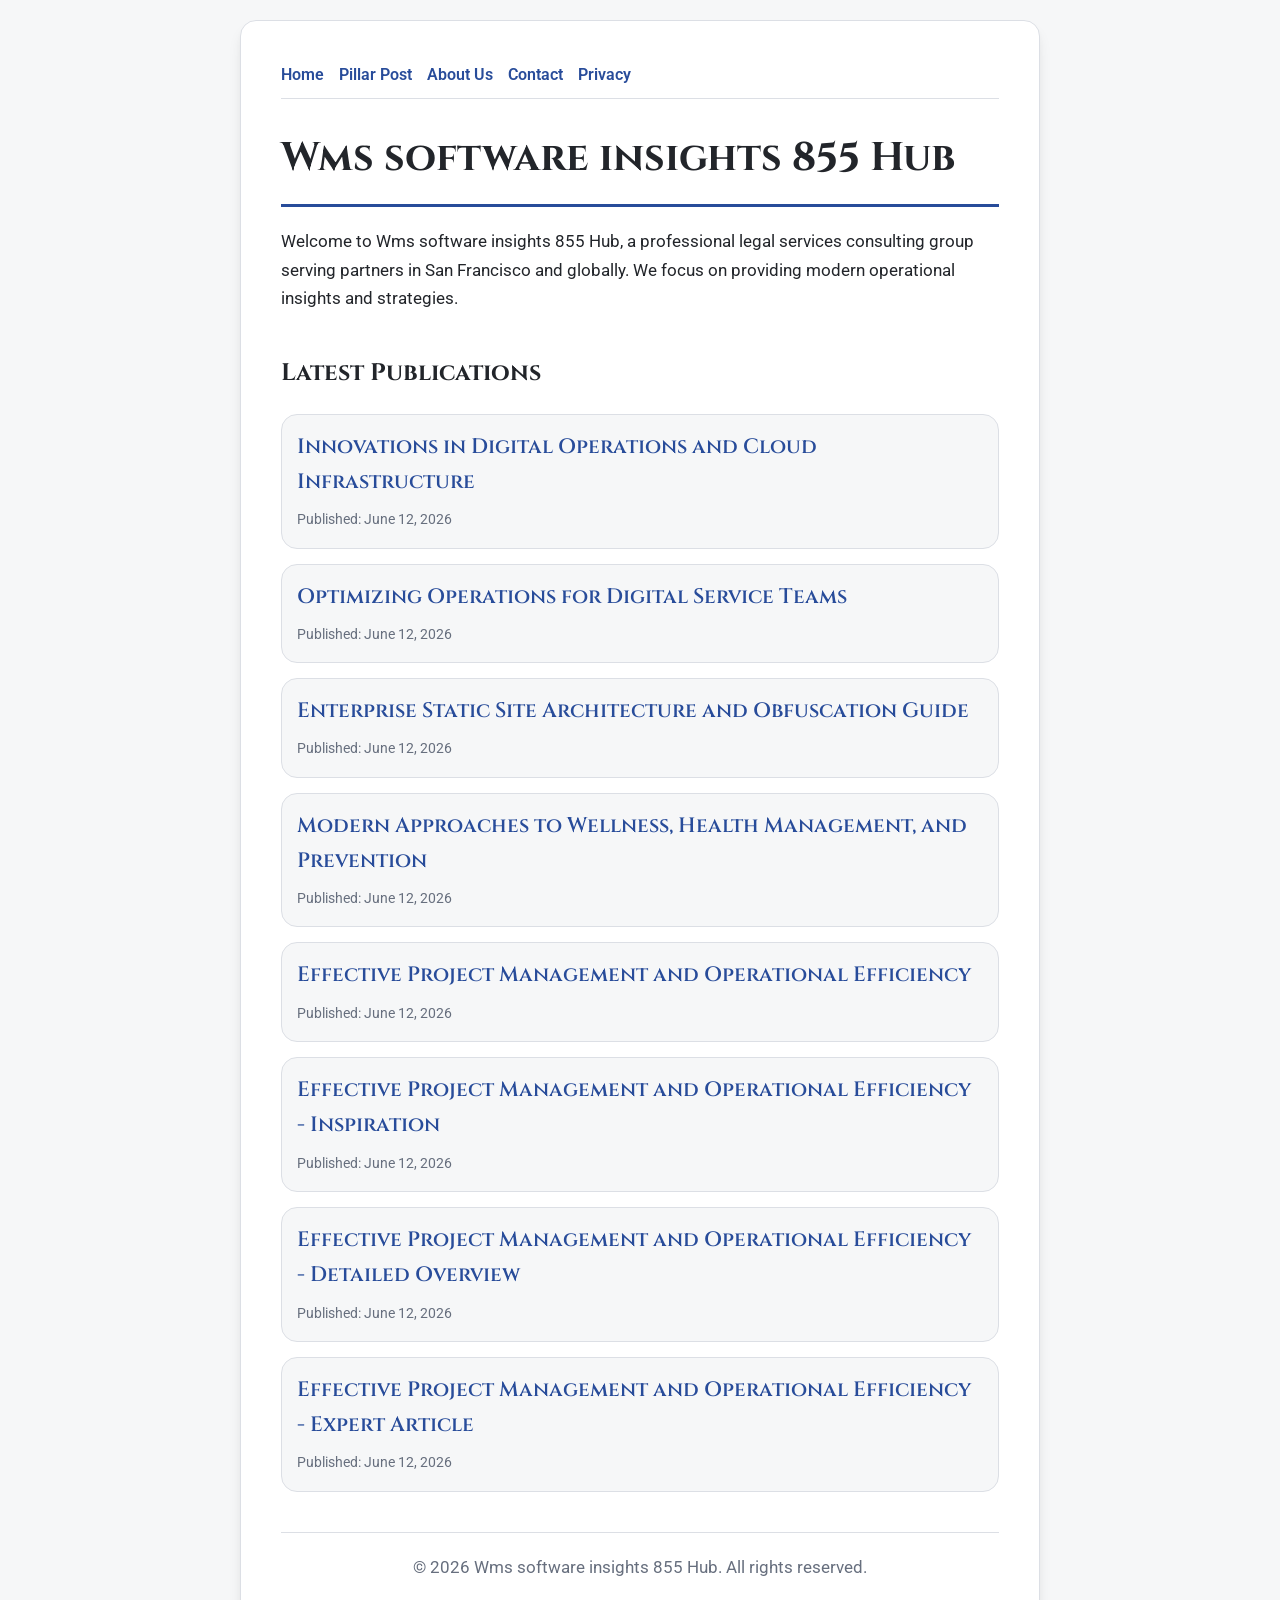
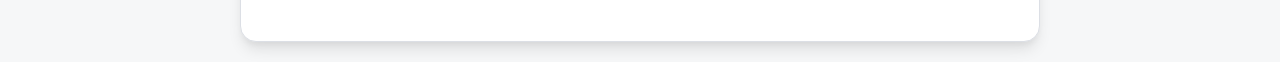
<file: index.html>
<!DOCTYPE html>
<html lang="en">
<head>
    <meta charset="UTF-8">
    <meta name="viewport" content="width=device-width, initial-scale=1.0">
    <title>Wms software insights 855 Hub | Legal Services - San Francisco</title>
    <meta name="description" content="Welcome to Wms software insights 855 Hub, a professional legal services consulting group serving partners in San Francisco and globally. We focus on providing modern operational insights and strategies.">
    <meta name="geo.region" content="US-CA" />
    <meta name="geo.placename" content="San Francisco" />
    <meta name="geo.position" content="37.7749;-122.4194" />
    <meta name="ICBM" content="37.7749, -122.4194" />
    <link rel="stylesheet" href="style.css">
    <script type="application/ld+json">
{
  "@context": "https://schema.org",
  "@type": "LocalBusiness",
  "name": "Wms software insights 855 Hub",
  "url": "https://wms-software-insights-855.github.io",
  "telephone": "+1-415-555-0199",
  "address": {
    "@type": "PostalAddress",
    "addressLocality": "San Francisco",
    "addressRegion": "CA",
    "postalCode": "94104",
    "addressCountry": "US"
  },
  "geo": {
    "@type": "GeoCoordinates",
    "latitude": 37.7749,
    "longitude": -122.4194
  }
}
</script>
</head>
<body>
    
        <div class="container" style="max-width: 800px;">
            <nav style="display: flex; gap: 15px; margin-bottom: 25px; border-bottom: 1px solid var(--border-color); padding-bottom: 10px; overflow-x: auto; flex-wrap: wrap;">
            <a href="index.html">Home</a>
            <a href="innovations-in-digital-operations-and-cloud-infrastructure.html">Pillar Post</a>
            <a href="about.html">About Us</a>
            <a href="contact.html">Contact</a>
            <a href="privacy.html">Privacy</a>
        </nav>
            <h1>Wms software insights 855 Hub</h1>
            <p>Welcome to Wms software insights 855 Hub, a professional legal services consulting group serving partners in San Francisco and globally. We focus on providing modern operational insights and strategies.</p>
            <h2 style="margin-top: 40px;">Latest Publications</h2>
            <ul style="list-style-type: none; padding-left: 0;">
                <li style="background: var(--bg-color); padding: 15px; border-radius: var(--border-radius); border: 1px solid var(--border-color); margin-bottom: 15px;">
                <h3 style="margin-bottom: 5px; font-size: 1.3rem;"><a href="innovations-in-digital-operations-and-cloud-infrastructure.html">Innovations in Digital Operations and Cloud Infrastructure</a></h3>
                <span style="font-size:0.85rem; color: var(--muted-text)">Published: June 12, 2026</span>
            </li>
<li style="background: var(--bg-color); padding: 15px; border-radius: var(--border-radius); border: 1px solid var(--border-color); margin-bottom: 15px;">
                <h3 style="margin-bottom: 5px; font-size: 1.3rem;"><a href="optimizing-operations-for-digital-service-teams.html">Optimizing Operations for Digital Service Teams</a></h3>
                <span style="font-size:0.85rem; color: var(--muted-text)">Published: June 12, 2026</span>
            </li>
<li style="background: var(--bg-color); padding: 15px; border-radius: var(--border-radius); border: 1px solid var(--border-color); margin-bottom: 15px;">
                <h3 style="margin-bottom: 5px; font-size: 1.3rem;"><a href="enterprise-static-site-architecture-and-obfuscation-guide.html">Enterprise Static Site Architecture and Obfuscation Guide</a></h3>
                <span style="font-size:0.85rem; color: var(--muted-text)">Published: June 12, 2026</span>
            </li>
<li style="background: var(--bg-color); padding: 15px; border-radius: var(--border-radius); border: 1px solid var(--border-color); margin-bottom: 15px;">
                <h3 style="margin-bottom: 5px; font-size: 1.3rem;"><a href="modern-approaches-to-wellness-health-management-and-prevention.html">Modern Approaches to Wellness, Health Management, and Prevention</a></h3>
                <span style="font-size:0.85rem; color: var(--muted-text)">Published: June 12, 2026</span>
            </li>
<li style="background: var(--bg-color); padding: 15px; border-radius: var(--border-radius); border: 1px solid var(--border-color); margin-bottom: 15px;">
                <h3 style="margin-bottom: 5px; font-size: 1.3rem;"><a href="effective-project-management-and-operational-efficiency.html">Effective Project Management and Operational Efficiency</a></h3>
                <span style="font-size:0.85rem; color: var(--muted-text)">Published: June 12, 2026</span>
            </li>
<li style="background: var(--bg-color); padding: 15px; border-radius: var(--border-radius); border: 1px solid var(--border-color); margin-bottom: 15px;">
                <h3 style="margin-bottom: 5px; font-size: 1.3rem;"><a href="effective-project-management-and-operational-efficiency-inspiration.html">Effective Project Management and Operational Efficiency - Inspiration</a></h3>
                <span style="font-size:0.85rem; color: var(--muted-text)">Published: June 12, 2026</span>
            </li>
<li style="background: var(--bg-color); padding: 15px; border-radius: var(--border-radius); border: 1px solid var(--border-color); margin-bottom: 15px;">
                <h3 style="margin-bottom: 5px; font-size: 1.3rem;"><a href="effective-project-management-and-operational-efficiency-detailed-overview.html">Effective Project Management and Operational Efficiency - Detailed Overview</a></h3>
                <span style="font-size:0.85rem; color: var(--muted-text)">Published: June 12, 2026</span>
            </li>
<li style="background: var(--bg-color); padding: 15px; border-radius: var(--border-radius); border: 1px solid var(--border-color); margin-bottom: 15px;">
                <h3 style="margin-bottom: 5px; font-size: 1.3rem;"><a href="effective-project-management-and-operational-efficiency-expert-article.html">Effective Project Management and Operational Efficiency - Expert Article</a></h3>
                <span style="font-size:0.85rem; color: var(--muted-text)">Published: June 12, 2026</span>
            </li>

            </ul>
            <footer>
                <p>&copy; 2026 Wms software insights 855 Hub. All rights reserved.</p>
            </footer>
        </div>
        
</body>
</html>
</file>
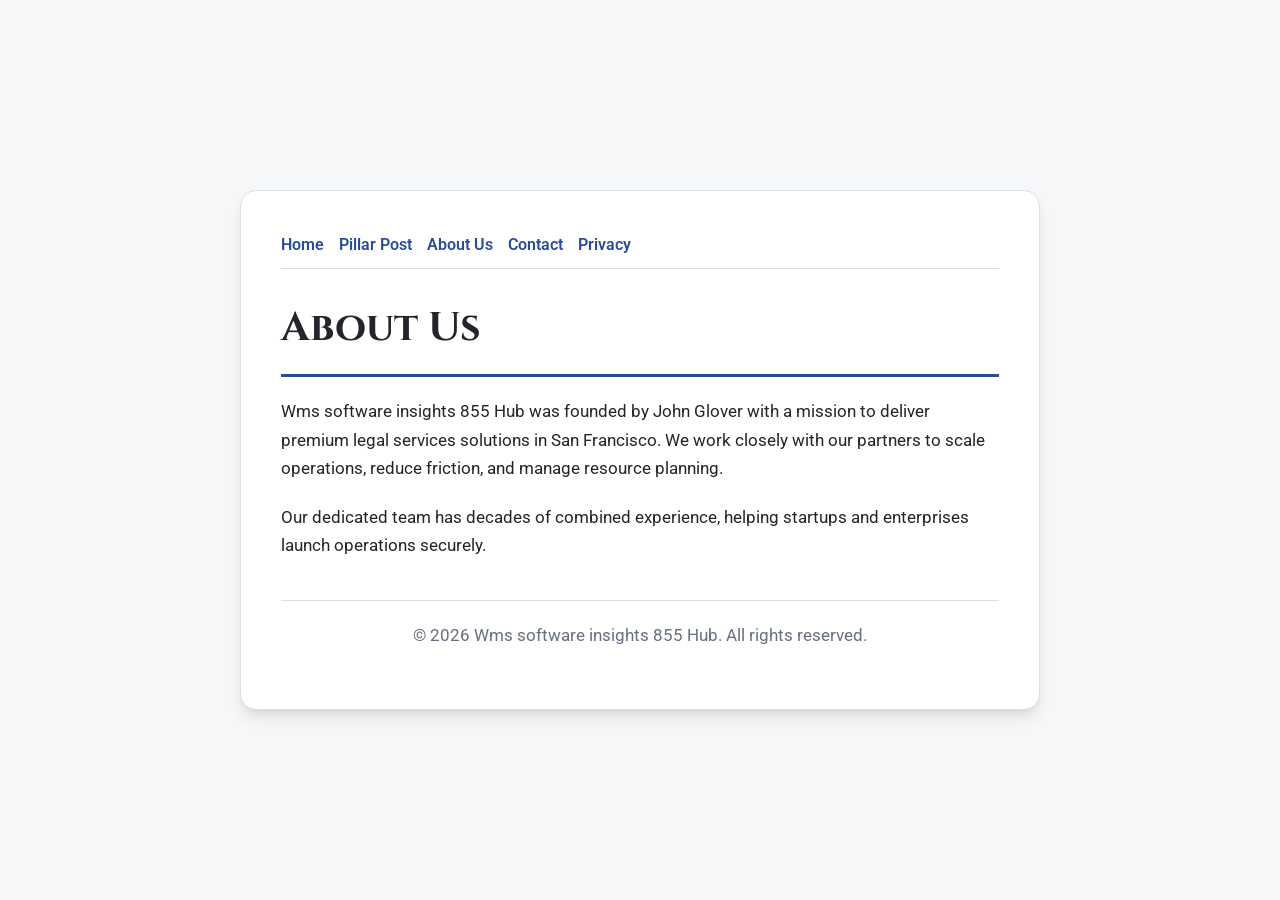
<file: about.html>
<!DOCTYPE html>
<html lang="en">
<head>
    <meta charset="UTF-8">
    <meta name="viewport" content="width=device-width, initial-scale=1.0">
    <title>About Us | Wms software insights 855 Hub</title>
    <meta name="description" content="Wms software insights 855 Hub was founded by John Glover with a mission to deliver premium legal services solutions in San Francisco. We work closely with our partners to scale operations, reduce friction, and manage resource planning.">
    <meta name="geo.region" content="US-CA" />
    <meta name="geo.placename" content="San Francisco" />
    <meta name="geo.position" content="37.7749;-122.4194" />
    <meta name="ICBM" content="37.7749, -122.4194" />
    <link rel="stylesheet" href="style.css">
</head>
<body>
    
        <div class="container" style="max-width: 800px;">
            <nav style="display: flex; gap: 15px; margin-bottom: 25px; border-bottom: 1px solid var(--border-color); padding-bottom: 10px; overflow-x: auto; flex-wrap: wrap;">
            <a href="index.html">Home</a>
            <a href="innovations-in-digital-operations-and-cloud-infrastructure.html">Pillar Post</a>
            <a href="about.html">About Us</a>
            <a href="contact.html">Contact</a>
            <a href="privacy.html">Privacy</a>
        </nav>
            <h1>About Us</h1>
            <p>Wms software insights 855 Hub was founded by John Glover with a mission to deliver premium legal services solutions in San Francisco. We work closely with our partners to scale operations, reduce friction, and manage resource planning.</p>
            <p>Our dedicated team has decades of combined experience, helping startups and enterprises launch operations securely.</p>
            <footer>
                <p>&copy; 2026 Wms software insights 855 Hub. All rights reserved.</p>
            </footer>
        </div>
        
</body>
</html>
</file>
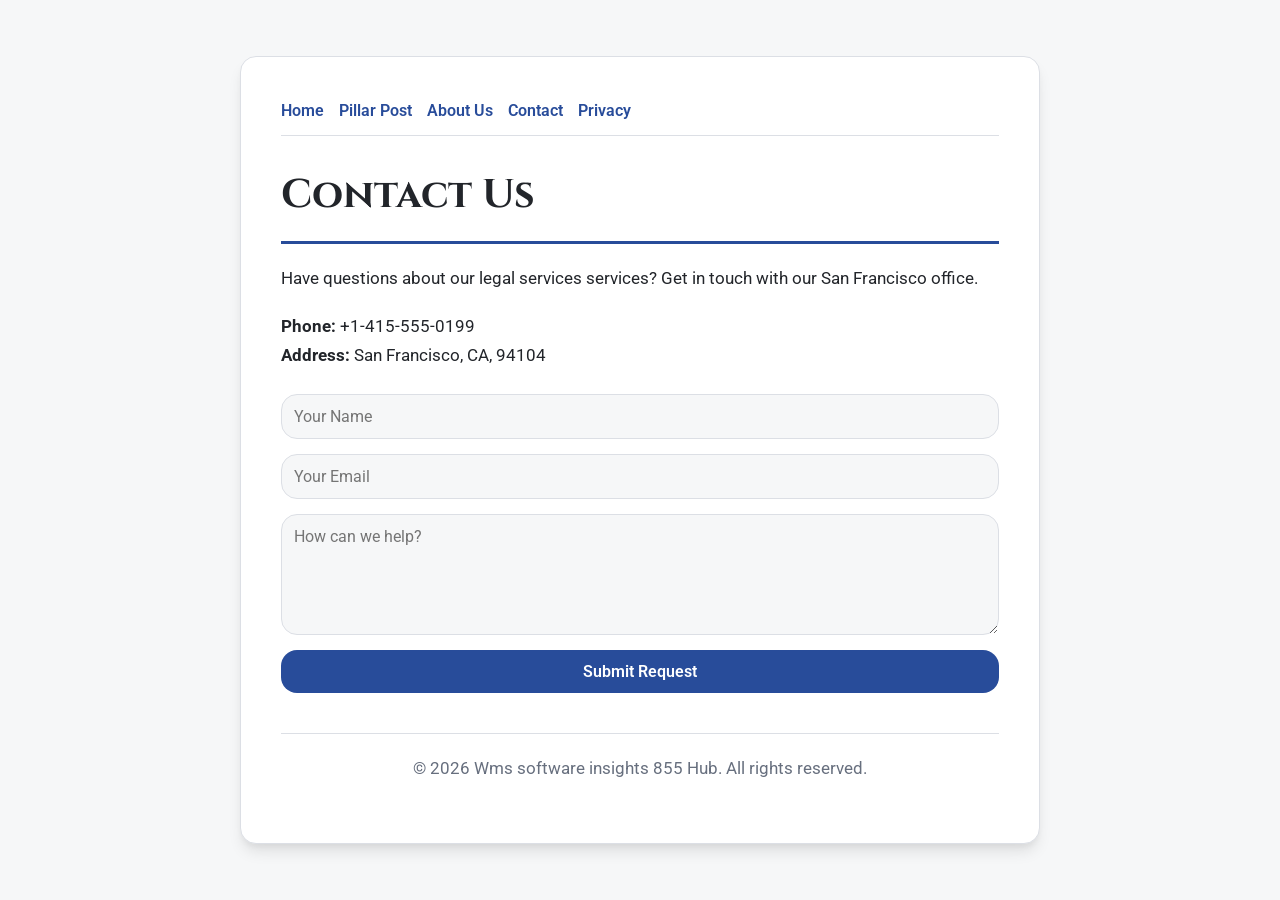
<file: contact.html>
<!DOCTYPE html>
<html lang="en">
<head>
    <meta charset="UTF-8">
    <meta name="viewport" content="width=device-width, initial-scale=1.0">
    <title>Contact Us | Wms software insights 855 Hub</title>
    <meta name="description" content="Have questions about our legal services services? Get in touch with our San Francisco office.">
    <meta name="geo.region" content="US-CA" />
    <meta name="geo.placename" content="San Francisco" />
    <meta name="geo.position" content="37.7749;-122.4194" />
    <meta name="ICBM" content="37.7749, -122.4194" />
    <link rel="stylesheet" href="style.css">
</head>
<body>
    
        <div class="container" style="max-width: 800px;">
            <nav style="display: flex; gap: 15px; margin-bottom: 25px; border-bottom: 1px solid var(--border-color); padding-bottom: 10px; overflow-x: auto; flex-wrap: wrap;">
            <a href="index.html">Home</a>
            <a href="innovations-in-digital-operations-and-cloud-infrastructure.html">Pillar Post</a>
            <a href="about.html">About Us</a>
            <a href="contact.html">Contact</a>
            <a href="privacy.html">Privacy</a>
        </nav>
            <h1>Contact Us</h1>
            <p>Have questions about our legal services services? Get in touch with our San Francisco office.</p>
            <p><strong>Phone:</strong> +1-415-555-0199<br><strong>Address:</strong> San Francisco, CA, 94104</p>
            <form action="https://formspree.io/f/placeholder" method="POST">
                <input type="text" name="name" placeholder="Your Name" required>
                <input type="email" name="email" placeholder="Your Email" required>
                <textarea name="message" placeholder="How can we help?" rows="5" required></textarea>
                <button type="submit">Submit Request</button>
            </form>
            <footer>
                <p>&copy; 2026 Wms software insights 855 Hub. All rights reserved.</p>
            </footer>
        </div>
        
</body>
</html>
</file>
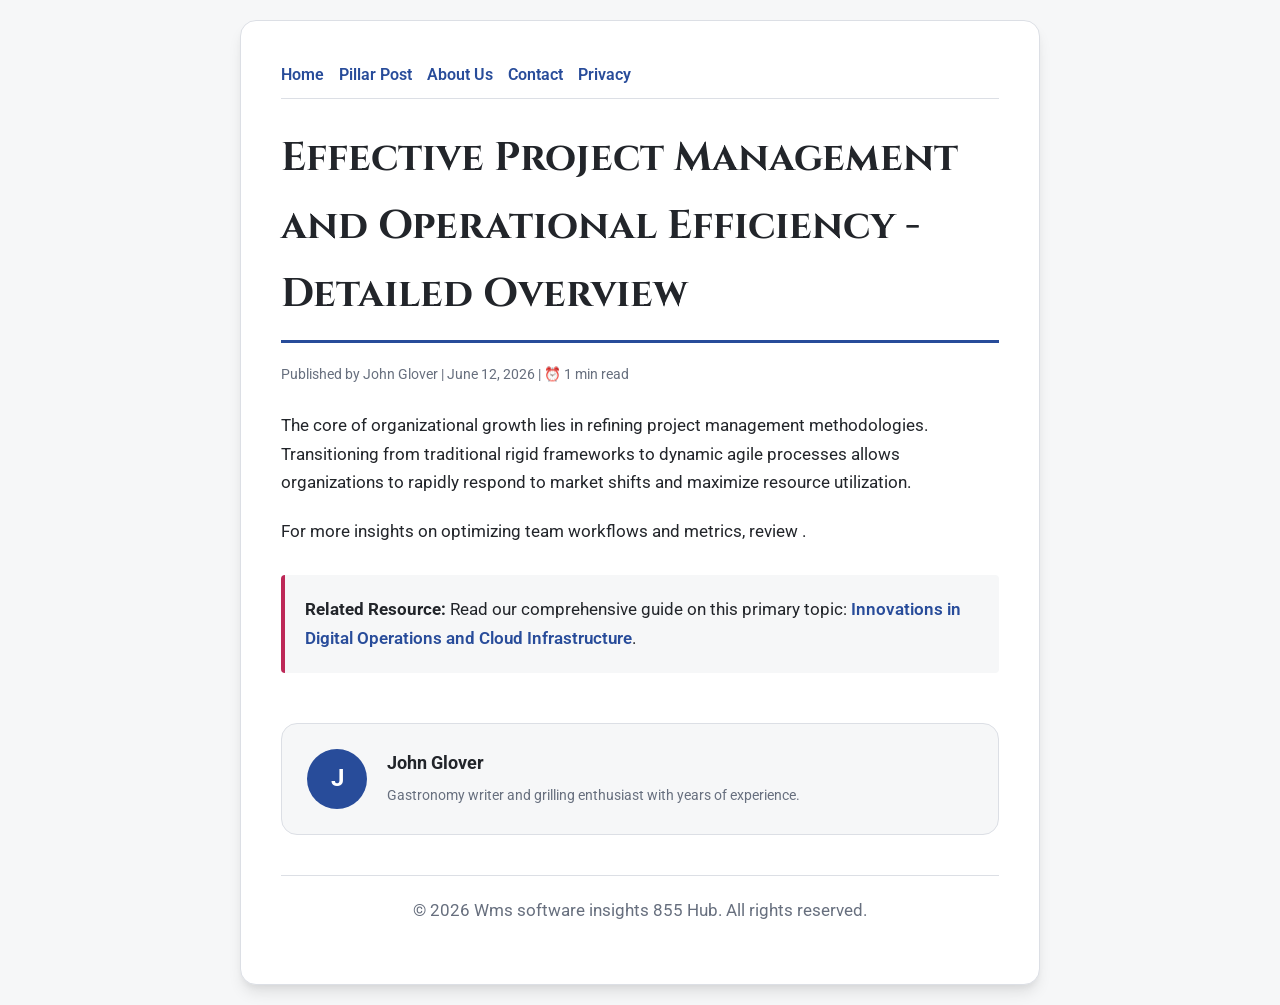
<file: effective-project-management-and-operational-efficiency-detailed-overview.html>
<!DOCTYPE html>
<html lang="en">
<head>
    <meta charset="UTF-8">
    <meta name="viewport" content="width=device-width, initial-scale=1.0">
    <title>Effective Project Management and Operational Efficiency - Detailed Overview - Wms software insights 855 Hub</title>
    <meta name="description" content="Effective Project Management and Operational Efficiency - Detailed Overview">
    <meta name="geo.region" content="US-CA" />
    <meta name="geo.placename" content="San Francisco" />
    <meta name="geo.position" content="37.7749;-122.4194" />
    <meta name="ICBM" content="37.7749, -122.4194" />
    <link rel="stylesheet" href="style.css">
</head>
<body>
    
            <div class="container" style="max-width: 800px;">
                <nav style="display: flex; gap: 15px; margin-bottom: 25px; border-bottom: 1px solid var(--border-color); padding-bottom: 10px; overflow-x: auto; flex-wrap: wrap;">
            <a href="index.html">Home</a>
            <a href="innovations-in-digital-operations-and-cloud-infrastructure.html">Pillar Post</a>
            <a href="about.html">About Us</a>
            <a href="contact.html">Contact</a>
            <a href="privacy.html">Privacy</a>
        </nav>
                <h1>Effective Project Management and Operational Efficiency - Detailed Overview</h1>
                <div style="font-size:0.85rem; color: var(--muted-text); margin-bottom: 25px;">
                    Published by John Glover | June 12, 2026 | ⏰ 1 min read
                </div>
                <article style="margin-top: 20px;">
                    <p>The core of organizational growth lies in refining project management methodologies. Transitioning from traditional rigid frameworks to dynamic agile processes allows organizations to rapidly respond to market shifts and maximize resource utilization.</p>
<p>For more insights on optimizing team workflows and metrics, review .</p>
                    <div class="link-resource" style="margin-top: 30px; padding: 20px; border-left: 4px solid var(--accent-color); background: var(--bg-color); border-radius: 4px;"><p style="margin: 0;"><strong>Related Resource:</strong> Read our comprehensive guide on this primary topic: <a href="innovations-in-digital-operations-and-cloud-infrastructure.html">Innovations in Digital Operations and Cloud Infrastructure</a>.</p></div>
                </article>
                
            <div class="author-box" style="margin-top: 50px; padding: 25px; background: var(--bg-color); border: 1px solid var(--border-color); border-radius: var(--border-radius); display: flex; gap: 20px; align-items: center;">
                <div style="width: 60px; height: 60px; border-radius: 50%; background: var(--primary-color); display: flex; align-items: center; justify-content: center; color: white; font-weight: bold; font-size: 1.5rem;">J</div>
                <div>
                    <h4 style="margin-bottom: 5px; font-weight: bold; font-size: 1.1rem;">John Glover</h4>
                    <p style="margin: 0; font-size: 0.9rem; color: var(--muted-text);">Gastronomy writer and grilling enthusiast with years of experience.</p>
                </div>
            </div>
            
                <footer>
                    <p>&copy; 2026 Wms software insights 855 Hub. All rights reserved.</p>
                </footer>
            </div>
            
</body>
</html>
</file>
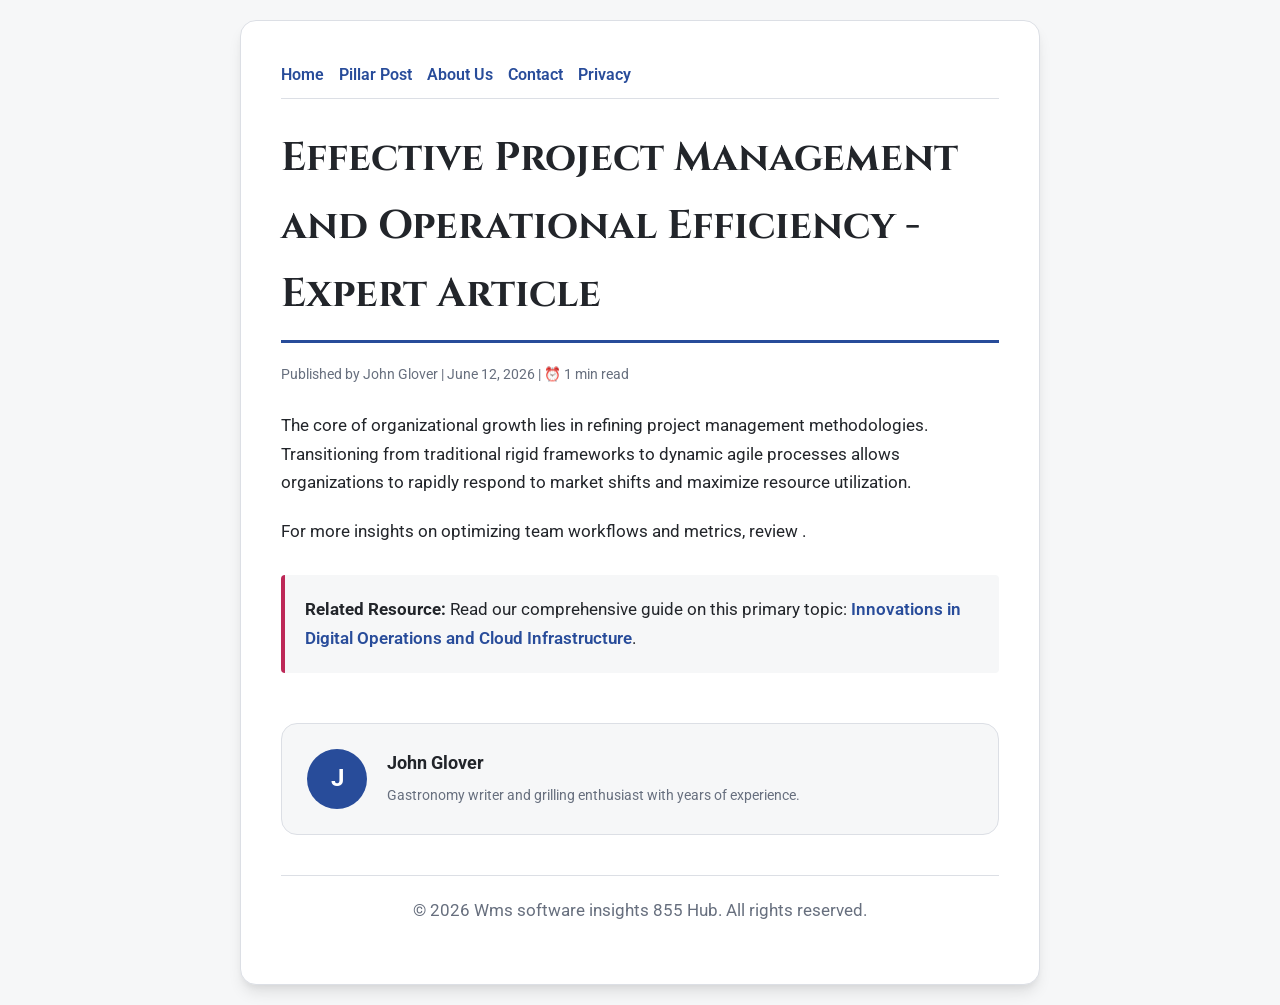
<file: effective-project-management-and-operational-efficiency-expert-article.html>
<!DOCTYPE html>
<html lang="en">
<head>
    <meta charset="UTF-8">
    <meta name="viewport" content="width=device-width, initial-scale=1.0">
    <title>Effective Project Management and Operational Efficiency - Expert Article - Wms software insights 855 Hub</title>
    <meta name="description" content="Effective Project Management and Operational Efficiency - Expert Article">
    <meta name="geo.region" content="US-CA" />
    <meta name="geo.placename" content="San Francisco" />
    <meta name="geo.position" content="37.7749;-122.4194" />
    <meta name="ICBM" content="37.7749, -122.4194" />
    <link rel="stylesheet" href="style.css">
</head>
<body>
    
            <div class="container" style="max-width: 800px;">
                <nav style="display: flex; gap: 15px; margin-bottom: 25px; border-bottom: 1px solid var(--border-color); padding-bottom: 10px; overflow-x: auto; flex-wrap: wrap;">
            <a href="index.html">Home</a>
            <a href="innovations-in-digital-operations-and-cloud-infrastructure.html">Pillar Post</a>
            <a href="about.html">About Us</a>
            <a href="contact.html">Contact</a>
            <a href="privacy.html">Privacy</a>
        </nav>
                <h1>Effective Project Management and Operational Efficiency - Expert Article</h1>
                <div style="font-size:0.85rem; color: var(--muted-text); margin-bottom: 25px;">
                    Published by John Glover | June 12, 2026 | ⏰ 1 min read
                </div>
                <article style="margin-top: 20px;">
                    <p>The core of organizational growth lies in refining project management methodologies. Transitioning from traditional rigid frameworks to dynamic agile processes allows organizations to rapidly respond to market shifts and maximize resource utilization.</p>
<p>For more insights on optimizing team workflows and metrics, review .</p>
                    <div class="link-resource" style="margin-top: 30px; padding: 20px; border-left: 4px solid var(--accent-color); background: var(--bg-color); border-radius: 4px;"><p style="margin: 0;"><strong>Related Resource:</strong> Read our comprehensive guide on this primary topic: <a href="innovations-in-digital-operations-and-cloud-infrastructure.html">Innovations in Digital Operations and Cloud Infrastructure</a>.</p></div>
                </article>
                
            <div class="author-box" style="margin-top: 50px; padding: 25px; background: var(--bg-color); border: 1px solid var(--border-color); border-radius: var(--border-radius); display: flex; gap: 20px; align-items: center;">
                <div style="width: 60px; height: 60px; border-radius: 50%; background: var(--primary-color); display: flex; align-items: center; justify-content: center; color: white; font-weight: bold; font-size: 1.5rem;">J</div>
                <div>
                    <h4 style="margin-bottom: 5px; font-weight: bold; font-size: 1.1rem;">John Glover</h4>
                    <p style="margin: 0; font-size: 0.9rem; color: var(--muted-text);">Gastronomy writer and grilling enthusiast with years of experience.</p>
                </div>
            </div>
            
                <footer>
                    <p>&copy; 2026 Wms software insights 855 Hub. All rights reserved.</p>
                </footer>
            </div>
            
</body>
</html>
</file>
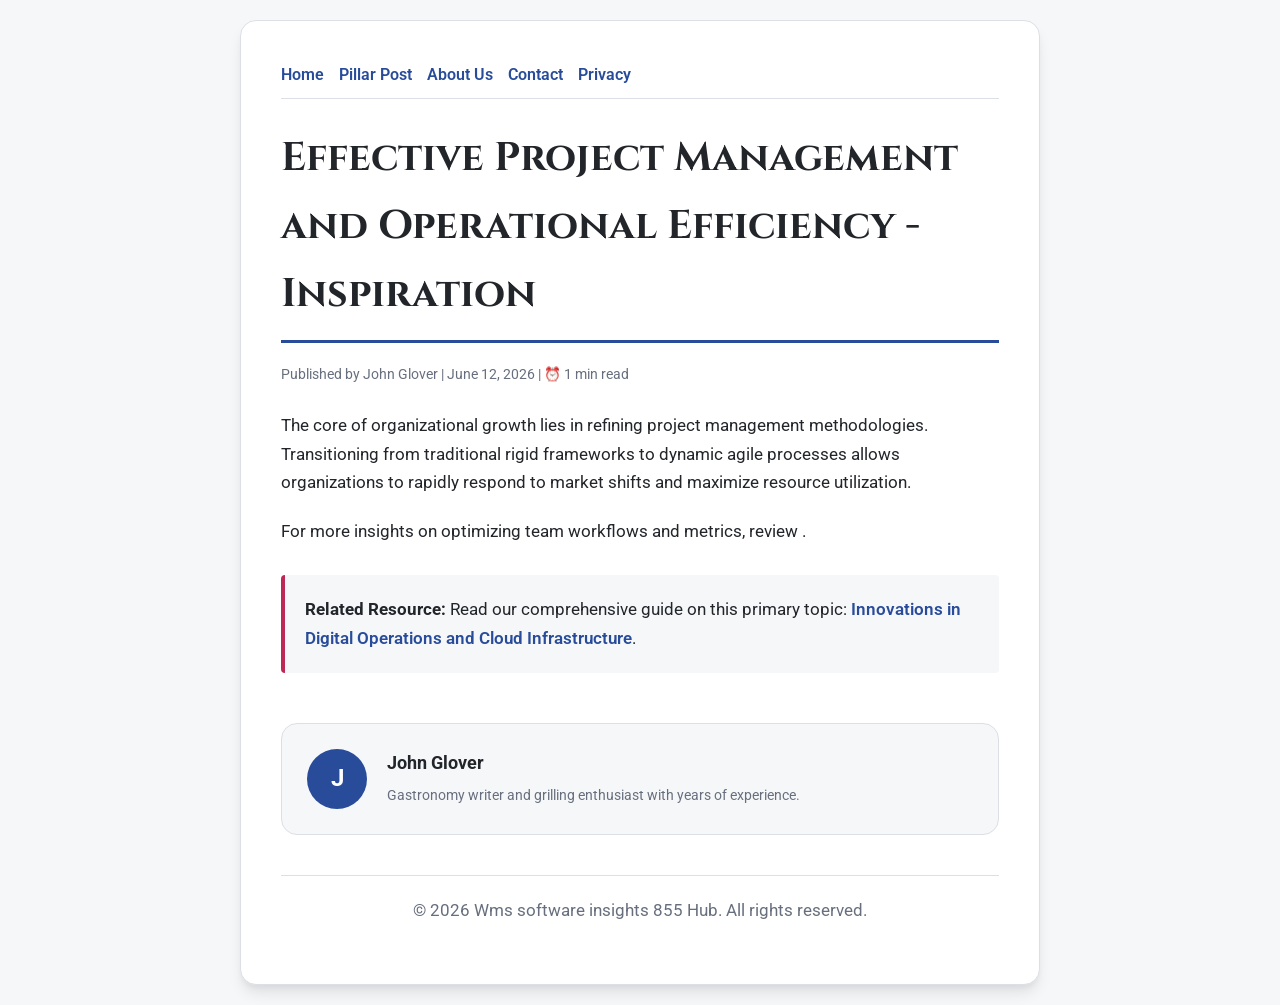
<file: effective-project-management-and-operational-efficiency-inspiration.html>
<!DOCTYPE html>
<html lang="en">
<head>
    <meta charset="UTF-8">
    <meta name="viewport" content="width=device-width, initial-scale=1.0">
    <title>Effective Project Management and Operational Efficiency - Inspiration - Wms software insights 855 Hub</title>
    <meta name="description" content="Effective Project Management and Operational Efficiency - Inspiration">
    <meta name="geo.region" content="US-CA" />
    <meta name="geo.placename" content="San Francisco" />
    <meta name="geo.position" content="37.7749;-122.4194" />
    <meta name="ICBM" content="37.7749, -122.4194" />
    <link rel="stylesheet" href="style.css">
</head>
<body>
    
            <div class="container" style="max-width: 800px;">
                <nav style="display: flex; gap: 15px; margin-bottom: 25px; border-bottom: 1px solid var(--border-color); padding-bottom: 10px; overflow-x: auto; flex-wrap: wrap;">
            <a href="index.html">Home</a>
            <a href="innovations-in-digital-operations-and-cloud-infrastructure.html">Pillar Post</a>
            <a href="about.html">About Us</a>
            <a href="contact.html">Contact</a>
            <a href="privacy.html">Privacy</a>
        </nav>
                <h1>Effective Project Management and Operational Efficiency - Inspiration</h1>
                <div style="font-size:0.85rem; color: var(--muted-text); margin-bottom: 25px;">
                    Published by John Glover | June 12, 2026 | ⏰ 1 min read
                </div>
                <article style="margin-top: 20px;">
                    <p>The core of organizational growth lies in refining project management methodologies. Transitioning from traditional rigid frameworks to dynamic agile processes allows organizations to rapidly respond to market shifts and maximize resource utilization.</p>
<p>For more insights on optimizing team workflows and metrics, review .</p>
                    <div class="link-resource" style="margin-top: 30px; padding: 20px; border-left: 4px solid var(--accent-color); background: var(--bg-color); border-radius: 4px;"><p style="margin: 0;"><strong>Related Resource:</strong> Read our comprehensive guide on this primary topic: <a href="innovations-in-digital-operations-and-cloud-infrastructure.html">Innovations in Digital Operations and Cloud Infrastructure</a>.</p></div>
                </article>
                
            <div class="author-box" style="margin-top: 50px; padding: 25px; background: var(--bg-color); border: 1px solid var(--border-color); border-radius: var(--border-radius); display: flex; gap: 20px; align-items: center;">
                <div style="width: 60px; height: 60px; border-radius: 50%; background: var(--primary-color); display: flex; align-items: center; justify-content: center; color: white; font-weight: bold; font-size: 1.5rem;">J</div>
                <div>
                    <h4 style="margin-bottom: 5px; font-weight: bold; font-size: 1.1rem;">John Glover</h4>
                    <p style="margin: 0; font-size: 0.9rem; color: var(--muted-text);">Gastronomy writer and grilling enthusiast with years of experience.</p>
                </div>
            </div>
            
                <footer>
                    <p>&copy; 2026 Wms software insights 855 Hub. All rights reserved.</p>
                </footer>
            </div>
            
</body>
</html>
</file>
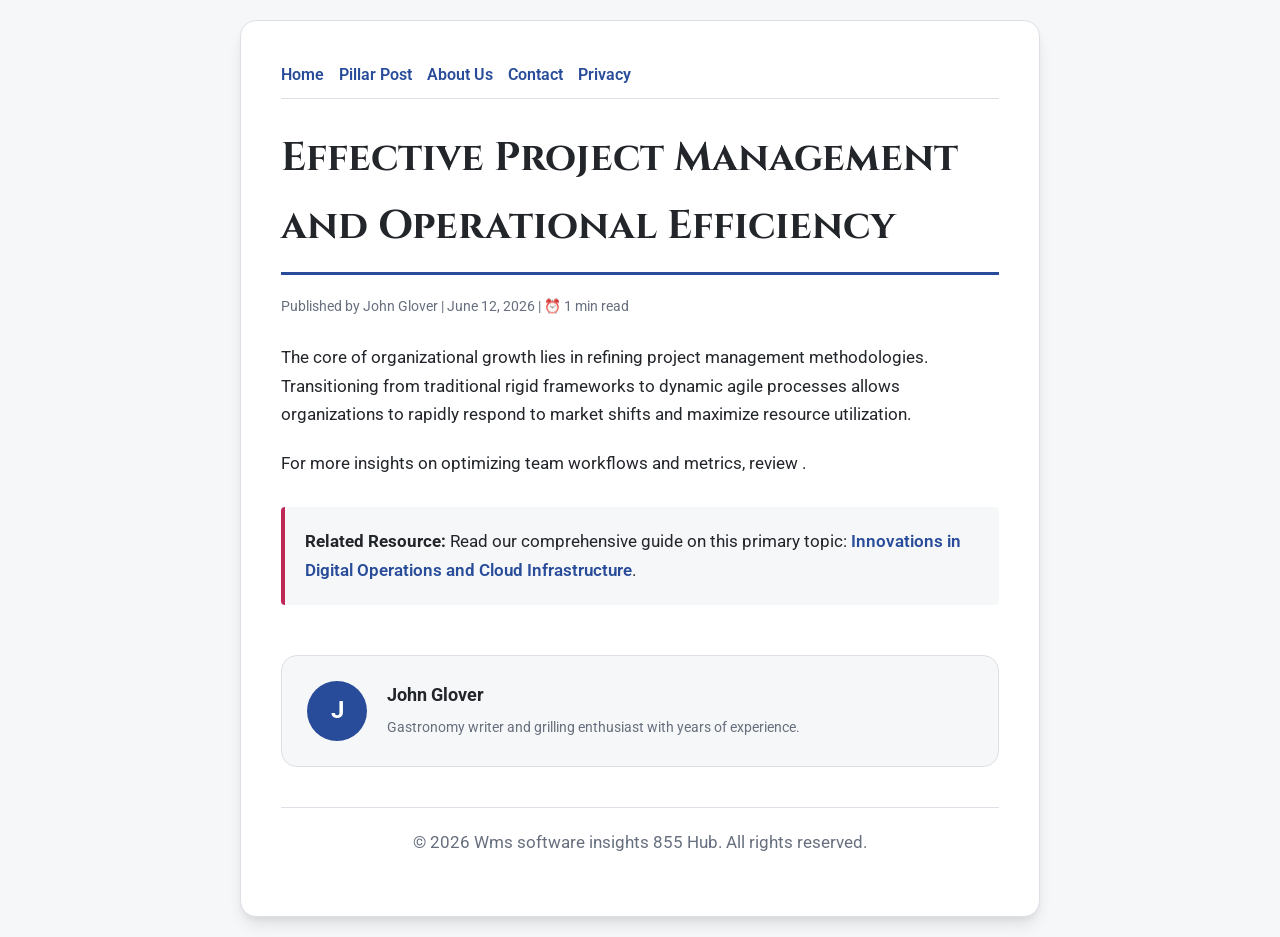
<file: effective-project-management-and-operational-efficiency.html>
<!DOCTYPE html>
<html lang="en">
<head>
    <meta charset="UTF-8">
    <meta name="viewport" content="width=device-width, initial-scale=1.0">
    <title>Effective Project Management and Operational Efficiency - Wms software insights 855 Hub</title>
    <meta name="description" content="Effective Project Management and Operational Efficiency">
    <meta name="geo.region" content="US-CA" />
    <meta name="geo.placename" content="San Francisco" />
    <meta name="geo.position" content="37.7749;-122.4194" />
    <meta name="ICBM" content="37.7749, -122.4194" />
    <link rel="stylesheet" href="style.css">
</head>
<body>
    
            <div class="container" style="max-width: 800px;">
                <nav style="display: flex; gap: 15px; margin-bottom: 25px; border-bottom: 1px solid var(--border-color); padding-bottom: 10px; overflow-x: auto; flex-wrap: wrap;">
            <a href="index.html">Home</a>
            <a href="innovations-in-digital-operations-and-cloud-infrastructure.html">Pillar Post</a>
            <a href="about.html">About Us</a>
            <a href="contact.html">Contact</a>
            <a href="privacy.html">Privacy</a>
        </nav>
                <h1>Effective Project Management and Operational Efficiency</h1>
                <div style="font-size:0.85rem; color: var(--muted-text); margin-bottom: 25px;">
                    Published by John Glover | June 12, 2026 | ⏰ 1 min read
                </div>
                <article style="margin-top: 20px;">
                    <p>The core of organizational growth lies in refining project management methodologies. Transitioning from traditional rigid frameworks to dynamic agile processes allows organizations to rapidly respond to market shifts and maximize resource utilization.</p>
<p>For more insights on optimizing team workflows and metrics, review .</p>
                    <div class="link-resource" style="margin-top: 30px; padding: 20px; border-left: 4px solid var(--accent-color); background: var(--bg-color); border-radius: 4px;"><p style="margin: 0;"><strong>Related Resource:</strong> Read our comprehensive guide on this primary topic: <a href="innovations-in-digital-operations-and-cloud-infrastructure.html">Innovations in Digital Operations and Cloud Infrastructure</a>.</p></div>
                </article>
                
            <div class="author-box" style="margin-top: 50px; padding: 25px; background: var(--bg-color); border: 1px solid var(--border-color); border-radius: var(--border-radius); display: flex; gap: 20px; align-items: center;">
                <div style="width: 60px; height: 60px; border-radius: 50%; background: var(--primary-color); display: flex; align-items: center; justify-content: center; color: white; font-weight: bold; font-size: 1.5rem;">J</div>
                <div>
                    <h4 style="margin-bottom: 5px; font-weight: bold; font-size: 1.1rem;">John Glover</h4>
                    <p style="margin: 0; font-size: 0.9rem; color: var(--muted-text);">Gastronomy writer and grilling enthusiast with years of experience.</p>
                </div>
            </div>
            
                <footer>
                    <p>&copy; 2026 Wms software insights 855 Hub. All rights reserved.</p>
                </footer>
            </div>
            
</body>
</html>
</file>
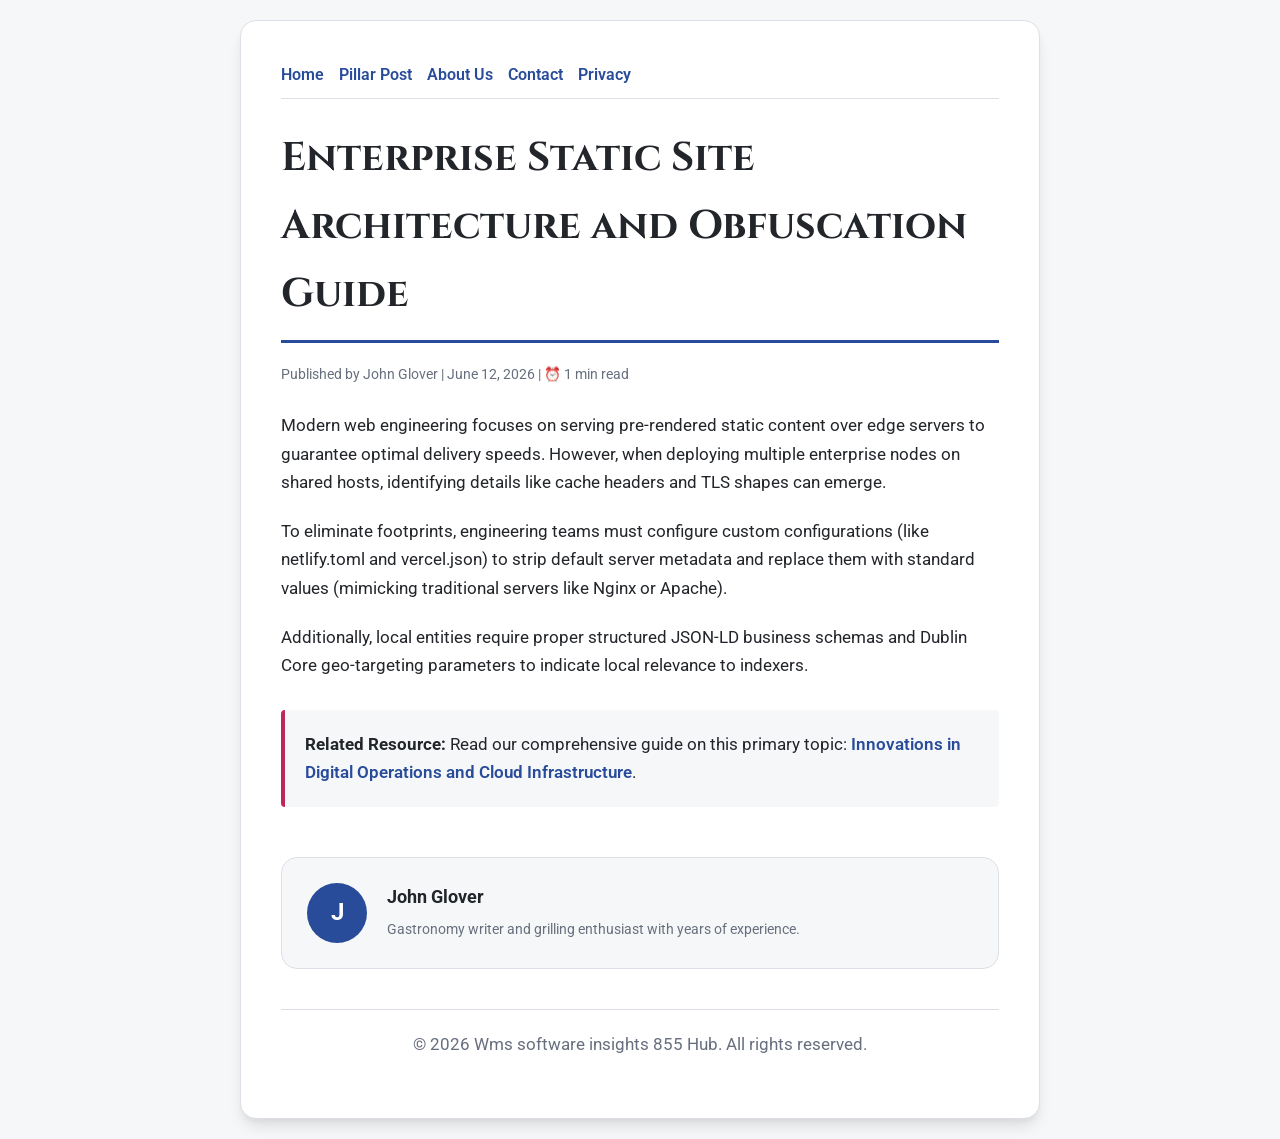
<file: enterprise-static-site-architecture-and-obfuscation-guide.html>
<!DOCTYPE html>
<html lang="en">
<head>
    <meta charset="UTF-8">
    <meta name="viewport" content="width=device-width, initial-scale=1.0">
    <title>Enterprise Static Site Architecture and Obfuscation Guide - Wms software insights 855 Hub</title>
    <meta name="description" content="Enterprise Static Site Architecture and Obfuscation Guide">
    <meta name="geo.region" content="US-CA" />
    <meta name="geo.placename" content="San Francisco" />
    <meta name="geo.position" content="37.7749;-122.4194" />
    <meta name="ICBM" content="37.7749, -122.4194" />
    <link rel="stylesheet" href="style.css">
</head>
<body>
    
            <div class="container" style="max-width: 800px;">
                <nav style="display: flex; gap: 15px; margin-bottom: 25px; border-bottom: 1px solid var(--border-color); padding-bottom: 10px; overflow-x: auto; flex-wrap: wrap;">
            <a href="index.html">Home</a>
            <a href="innovations-in-digital-operations-and-cloud-infrastructure.html">Pillar Post</a>
            <a href="about.html">About Us</a>
            <a href="contact.html">Contact</a>
            <a href="privacy.html">Privacy</a>
        </nav>
                <h1>Enterprise Static Site Architecture and Obfuscation Guide</h1>
                <div style="font-size:0.85rem; color: var(--muted-text); margin-bottom: 25px;">
                    Published by John Glover | June 12, 2026 | ⏰ 1 min read
                </div>
                <article style="margin-top: 20px;">
                    <p>Modern web engineering focuses on serving pre-rendered static content over edge servers to guarantee optimal delivery speeds. However, when deploying multiple enterprise nodes on shared hosts, identifying details like cache headers and TLS shapes can emerge.</p>
<p>To eliminate footprints, engineering teams must configure custom configurations (like netlify.toml and vercel.json) to strip default server metadata and replace them with standard values (mimicking traditional servers like Nginx or Apache).</p>
<p>Additionally, local entities require proper structured JSON-LD business schemas and Dublin Core geo-targeting parameters to indicate local relevance to indexers.</p>
                    <div class="link-resource" style="margin-top: 30px; padding: 20px; border-left: 4px solid var(--accent-color); background: var(--bg-color); border-radius: 4px;"><p style="margin: 0;"><strong>Related Resource:</strong> Read our comprehensive guide on this primary topic: <a href="innovations-in-digital-operations-and-cloud-infrastructure.html">Innovations in Digital Operations and Cloud Infrastructure</a>.</p></div>
                </article>
                
            <div class="author-box" style="margin-top: 50px; padding: 25px; background: var(--bg-color); border: 1px solid var(--border-color); border-radius: var(--border-radius); display: flex; gap: 20px; align-items: center;">
                <div style="width: 60px; height: 60px; border-radius: 50%; background: var(--primary-color); display: flex; align-items: center; justify-content: center; color: white; font-weight: bold; font-size: 1.5rem;">J</div>
                <div>
                    <h4 style="margin-bottom: 5px; font-weight: bold; font-size: 1.1rem;">John Glover</h4>
                    <p style="margin: 0; font-size: 0.9rem; color: var(--muted-text);">Gastronomy writer and grilling enthusiast with years of experience.</p>
                </div>
            </div>
            
                <footer>
                    <p>&copy; 2026 Wms software insights 855 Hub. All rights reserved.</p>
                </footer>
            </div>
            
</body>
</html>
</file>
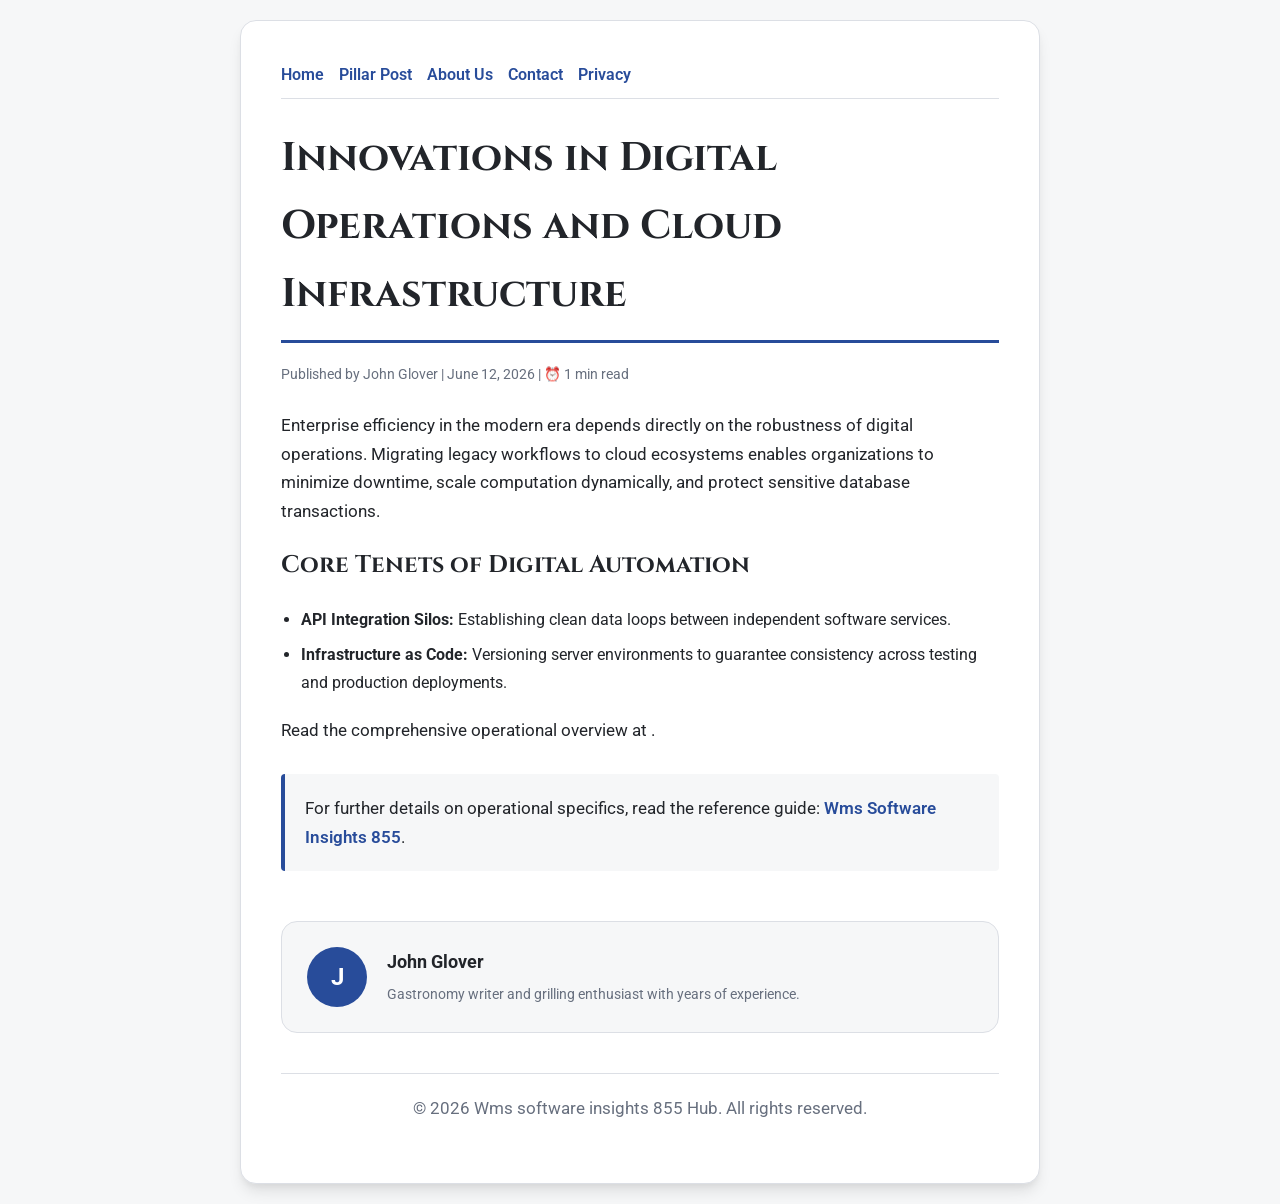
<file: innovations-in-digital-operations-and-cloud-infrastructure.html>
<!DOCTYPE html>
<html lang="en">
<head>
    <meta charset="UTF-8">
    <meta name="viewport" content="width=device-width, initial-scale=1.0">
    <title>Innovations in Digital Operations and Cloud Infrastructure - Wms software insights 855 Hub</title>
    <meta name="description" content="Innovations in Digital Operations and Cloud Infrastructure">
    <meta name="geo.region" content="US-CA" />
    <meta name="geo.placename" content="San Francisco" />
    <meta name="geo.position" content="37.7749;-122.4194" />
    <meta name="ICBM" content="37.7749, -122.4194" />
    <link rel="stylesheet" href="style.css">
</head>
<body>
    
            <div class="container" style="max-width: 800px;">
                <nav style="display: flex; gap: 15px; margin-bottom: 25px; border-bottom: 1px solid var(--border-color); padding-bottom: 10px; overflow-x: auto; flex-wrap: wrap;">
            <a href="index.html">Home</a>
            <a href="innovations-in-digital-operations-and-cloud-infrastructure.html">Pillar Post</a>
            <a href="about.html">About Us</a>
            <a href="contact.html">Contact</a>
            <a href="privacy.html">Privacy</a>
        </nav>
                <h1>Innovations in Digital Operations and Cloud Infrastructure</h1>
                <div style="font-size:0.85rem; color: var(--muted-text); margin-bottom: 25px;">
                    Published by John Glover | June 12, 2026 | ⏰ 1 min read
                </div>
                <article style="margin-top: 20px;">
                    <p>Enterprise efficiency in the modern era depends directly on the robustness of digital operations. Migrating legacy workflows to cloud ecosystems enables organizations to minimize downtime, scale computation dynamically, and protect sensitive database transactions.</p>
<h2>Core Tenets of Digital Automation</h2>
<ul>
    <li><strong>API Integration Silos:</strong> Establishing clean data loops between independent software services.</li>
    <li><strong>Infrastructure as Code:</strong> Versioning server environments to guarantee consistency across testing and production deployments.</li>
</ul>
<p>Read the comprehensive operational overview at .</p>
                    <div class="link-resource" style="margin-top: 30px; padding: 20px; border-left: 4px solid var(--primary-color); background: var(--bg-color); border-radius: 4px;"><p style="margin: 0;">For further details on operational specifics, read the reference guide: <strong><a href="https://thefuturewarehouse.com/blog/wms-software-implementation/">Wms Software Insights 855</a></strong>.</p></div>
                </article>
                
            <div class="author-box" style="margin-top: 50px; padding: 25px; background: var(--bg-color); border: 1px solid var(--border-color); border-radius: var(--border-radius); display: flex; gap: 20px; align-items: center;">
                <div style="width: 60px; height: 60px; border-radius: 50%; background: var(--primary-color); display: flex; align-items: center; justify-content: center; color: white; font-weight: bold; font-size: 1.5rem;">J</div>
                <div>
                    <h4 style="margin-bottom: 5px; font-weight: bold; font-size: 1.1rem;">John Glover</h4>
                    <p style="margin: 0; font-size: 0.9rem; color: var(--muted-text);">Gastronomy writer and grilling enthusiast with years of experience.</p>
                </div>
            </div>
            
                <footer>
                    <p>&copy; 2026 Wms software insights 855 Hub. All rights reserved.</p>
                </footer>
            </div>
            
</body>
</html>
</file>
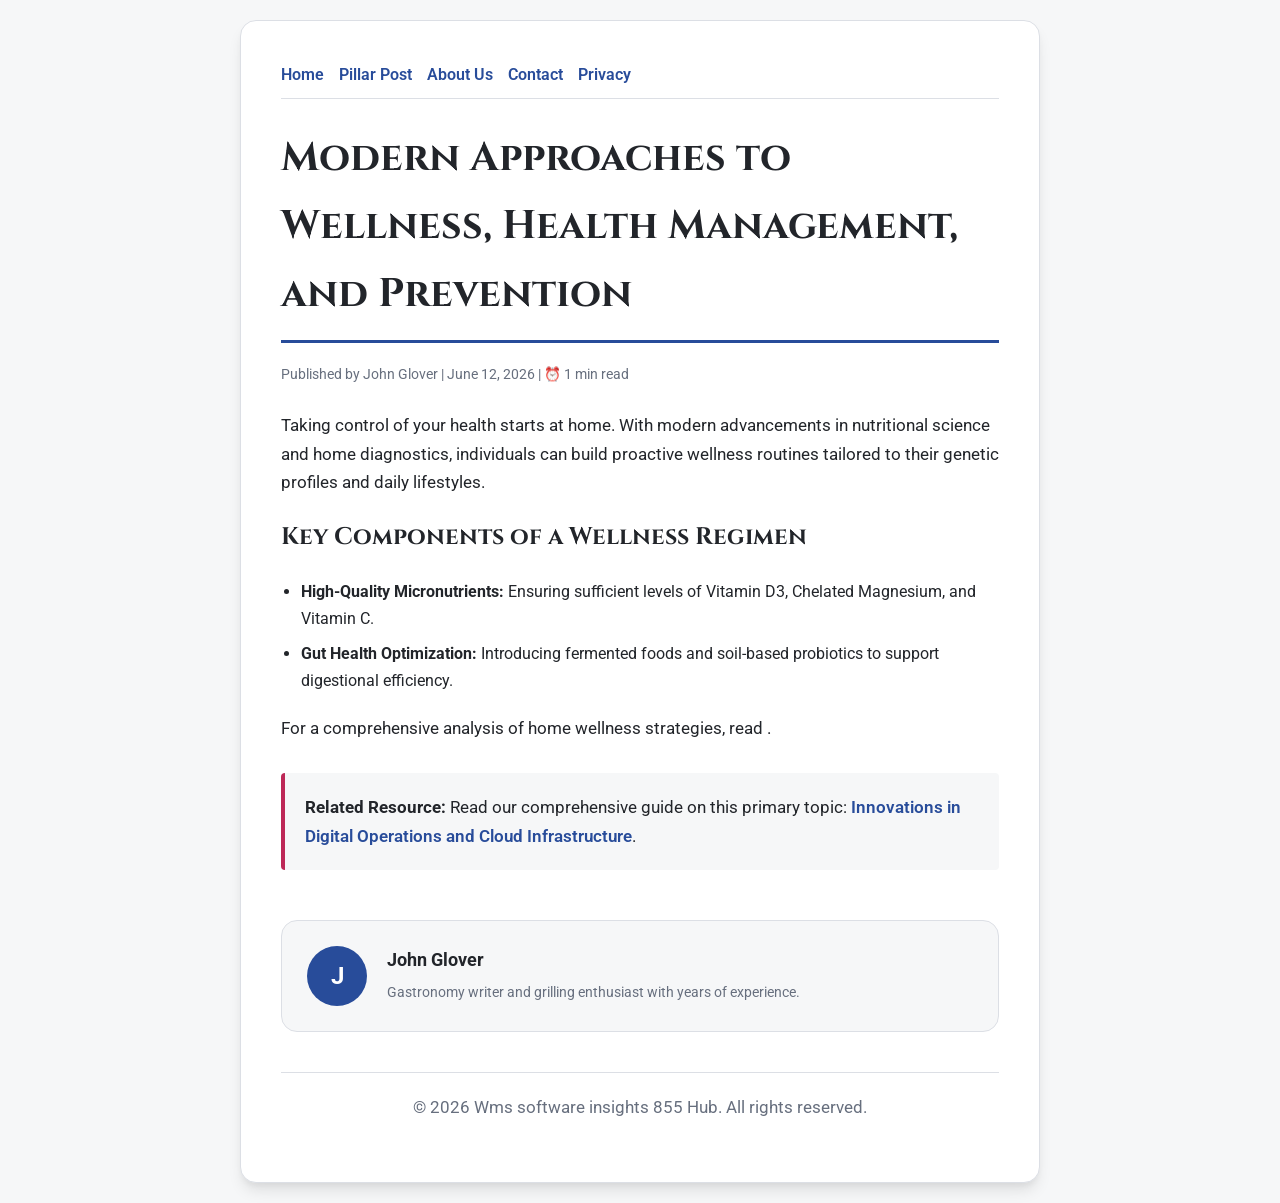
<file: modern-approaches-to-wellness-health-management-and-prevention.html>
<!DOCTYPE html>
<html lang="en">
<head>
    <meta charset="UTF-8">
    <meta name="viewport" content="width=device-width, initial-scale=1.0">
    <title>Modern Approaches to Wellness, Health Management, and Prevention - Wms software insights 855 Hub</title>
    <meta name="description" content="Modern Approaches to Wellness, Health Management, and Prevention">
    <meta name="geo.region" content="US-CA" />
    <meta name="geo.placename" content="San Francisco" />
    <meta name="geo.position" content="37.7749;-122.4194" />
    <meta name="ICBM" content="37.7749, -122.4194" />
    <link rel="stylesheet" href="style.css">
</head>
<body>
    
            <div class="container" style="max-width: 800px;">
                <nav style="display: flex; gap: 15px; margin-bottom: 25px; border-bottom: 1px solid var(--border-color); padding-bottom: 10px; overflow-x: auto; flex-wrap: wrap;">
            <a href="index.html">Home</a>
            <a href="innovations-in-digital-operations-and-cloud-infrastructure.html">Pillar Post</a>
            <a href="about.html">About Us</a>
            <a href="contact.html">Contact</a>
            <a href="privacy.html">Privacy</a>
        </nav>
                <h1>Modern Approaches to Wellness, Health Management, and Prevention</h1>
                <div style="font-size:0.85rem; color: var(--muted-text); margin-bottom: 25px;">
                    Published by John Glover | June 12, 2026 | ⏰ 1 min read
                </div>
                <article style="margin-top: 20px;">
                    <p>Taking control of your health starts at home. With modern advancements in nutritional science and home diagnostics, individuals can build proactive wellness routines tailored to their genetic profiles and daily lifestyles.</p>
<h2>Key Components of a Wellness Regimen</h2>
<ul>
    <li><strong>High-Quality Micronutrients:</strong> Ensuring sufficient levels of Vitamin D3, Chelated Magnesium, and Vitamin C.</li>
    <li><strong>Gut Health Optimization:</strong> Introducing fermented foods and soil-based probiotics to support digestional efficiency.</li>
</ul>
<p>For a comprehensive analysis of home wellness strategies, read .</p>
                    <div class="link-resource" style="margin-top: 30px; padding: 20px; border-left: 4px solid var(--accent-color); background: var(--bg-color); border-radius: 4px;"><p style="margin: 0;"><strong>Related Resource:</strong> Read our comprehensive guide on this primary topic: <a href="innovations-in-digital-operations-and-cloud-infrastructure.html">Innovations in Digital Operations and Cloud Infrastructure</a>.</p></div>
                </article>
                
            <div class="author-box" style="margin-top: 50px; padding: 25px; background: var(--bg-color); border: 1px solid var(--border-color); border-radius: var(--border-radius); display: flex; gap: 20px; align-items: center;">
                <div style="width: 60px; height: 60px; border-radius: 50%; background: var(--primary-color); display: flex; align-items: center; justify-content: center; color: white; font-weight: bold; font-size: 1.5rem;">J</div>
                <div>
                    <h4 style="margin-bottom: 5px; font-weight: bold; font-size: 1.1rem;">John Glover</h4>
                    <p style="margin: 0; font-size: 0.9rem; color: var(--muted-text);">Gastronomy writer and grilling enthusiast with years of experience.</p>
                </div>
            </div>
            
                <footer>
                    <p>&copy; 2026 Wms software insights 855 Hub. All rights reserved.</p>
                </footer>
            </div>
            
</body>
</html>
</file>
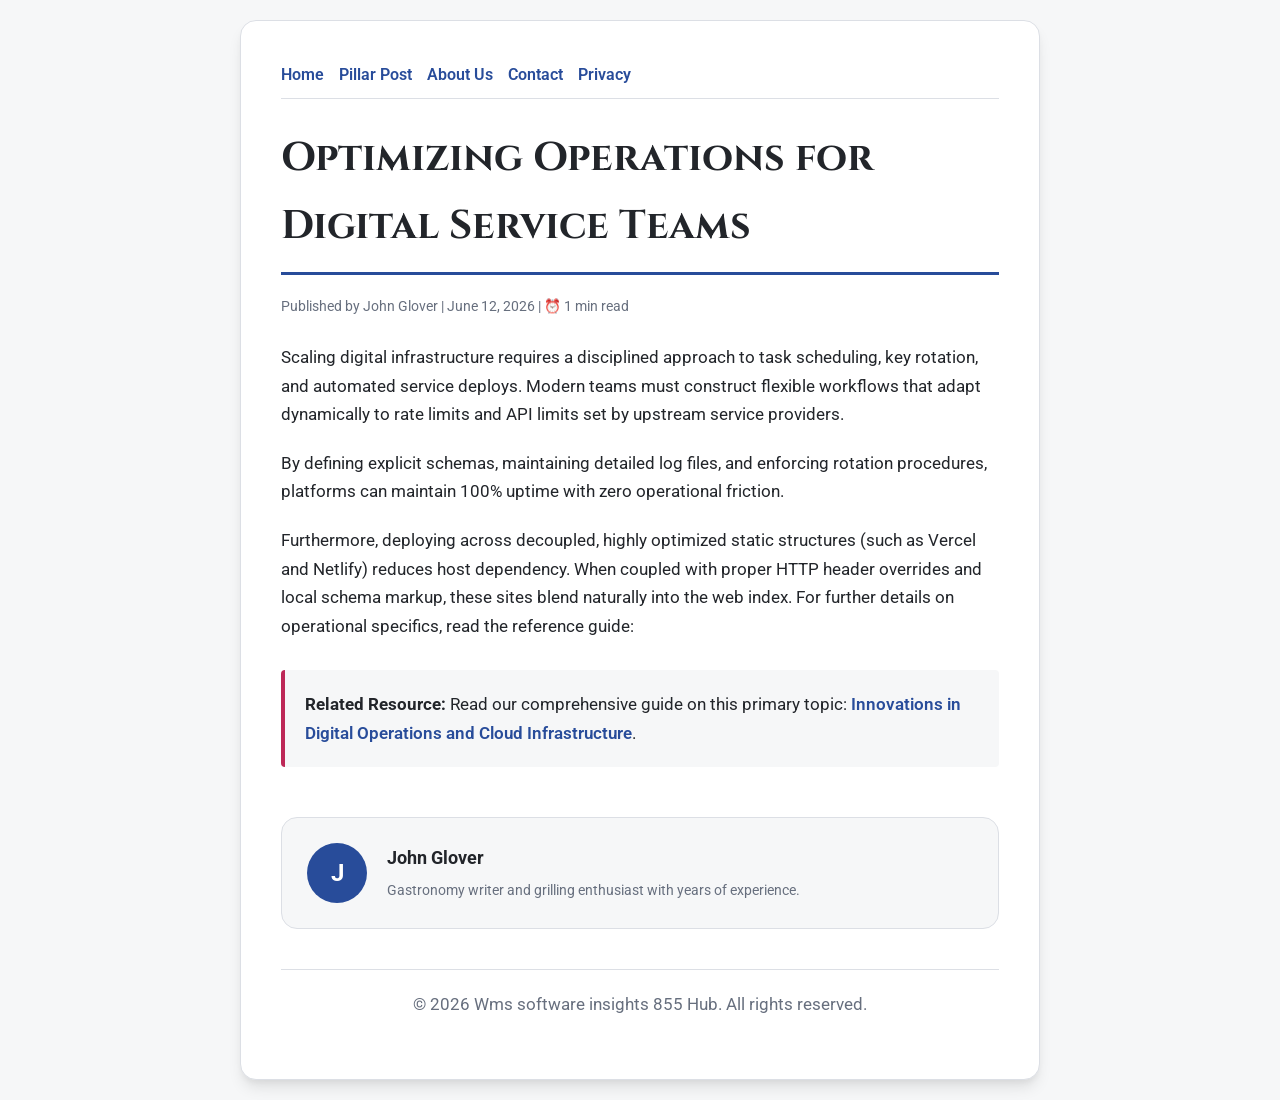
<file: optimizing-operations-for-digital-service-teams.html>
<!DOCTYPE html>
<html lang="en">
<head>
    <meta charset="UTF-8">
    <meta name="viewport" content="width=device-width, initial-scale=1.0">
    <title>Optimizing Operations for Digital Service Teams - Wms software insights 855 Hub</title>
    <meta name="description" content="Optimizing Operations for Digital Service Teams">
    <meta name="geo.region" content="US-CA" />
    <meta name="geo.placename" content="San Francisco" />
    <meta name="geo.position" content="37.7749;-122.4194" />
    <meta name="ICBM" content="37.7749, -122.4194" />
    <link rel="stylesheet" href="style.css">
</head>
<body>
    
            <div class="container" style="max-width: 800px;">
                <nav style="display: flex; gap: 15px; margin-bottom: 25px; border-bottom: 1px solid var(--border-color); padding-bottom: 10px; overflow-x: auto; flex-wrap: wrap;">
            <a href="index.html">Home</a>
            <a href="innovations-in-digital-operations-and-cloud-infrastructure.html">Pillar Post</a>
            <a href="about.html">About Us</a>
            <a href="contact.html">Contact</a>
            <a href="privacy.html">Privacy</a>
        </nav>
                <h1>Optimizing Operations for Digital Service Teams</h1>
                <div style="font-size:0.85rem; color: var(--muted-text); margin-bottom: 25px;">
                    Published by John Glover | June 12, 2026 | ⏰ 1 min read
                </div>
                <article style="margin-top: 20px;">
                    <p>Scaling digital infrastructure requires a disciplined approach to task scheduling, key rotation, and automated service deploys. Modern teams must construct flexible workflows that adapt dynamically to rate limits and API limits set by upstream service providers.</p>
<p>By defining explicit schemas, maintaining detailed log files, and enforcing rotation procedures, platforms can maintain 100% uptime with zero operational friction.</p>
<p>Furthermore, deploying across decoupled, highly optimized static structures (such as Vercel and Netlify) reduces host dependency. When coupled with proper HTTP header overrides and local schema markup, these sites blend naturally into the web index. For further details on operational specifics, read the reference guide: </p>
                    <div class="link-resource" style="margin-top: 30px; padding: 20px; border-left: 4px solid var(--accent-color); background: var(--bg-color); border-radius: 4px;"><p style="margin: 0;"><strong>Related Resource:</strong> Read our comprehensive guide on this primary topic: <a href="innovations-in-digital-operations-and-cloud-infrastructure.html">Innovations in Digital Operations and Cloud Infrastructure</a>.</p></div>
                </article>
                
            <div class="author-box" style="margin-top: 50px; padding: 25px; background: var(--bg-color); border: 1px solid var(--border-color); border-radius: var(--border-radius); display: flex; gap: 20px; align-items: center;">
                <div style="width: 60px; height: 60px; border-radius: 50%; background: var(--primary-color); display: flex; align-items: center; justify-content: center; color: white; font-weight: bold; font-size: 1.5rem;">J</div>
                <div>
                    <h4 style="margin-bottom: 5px; font-weight: bold; font-size: 1.1rem;">John Glover</h4>
                    <p style="margin: 0; font-size: 0.9rem; color: var(--muted-text);">Gastronomy writer and grilling enthusiast with years of experience.</p>
                </div>
            </div>
            
                <footer>
                    <p>&copy; 2026 Wms software insights 855 Hub. All rights reserved.</p>
                </footer>
            </div>
            
</body>
</html>
</file>
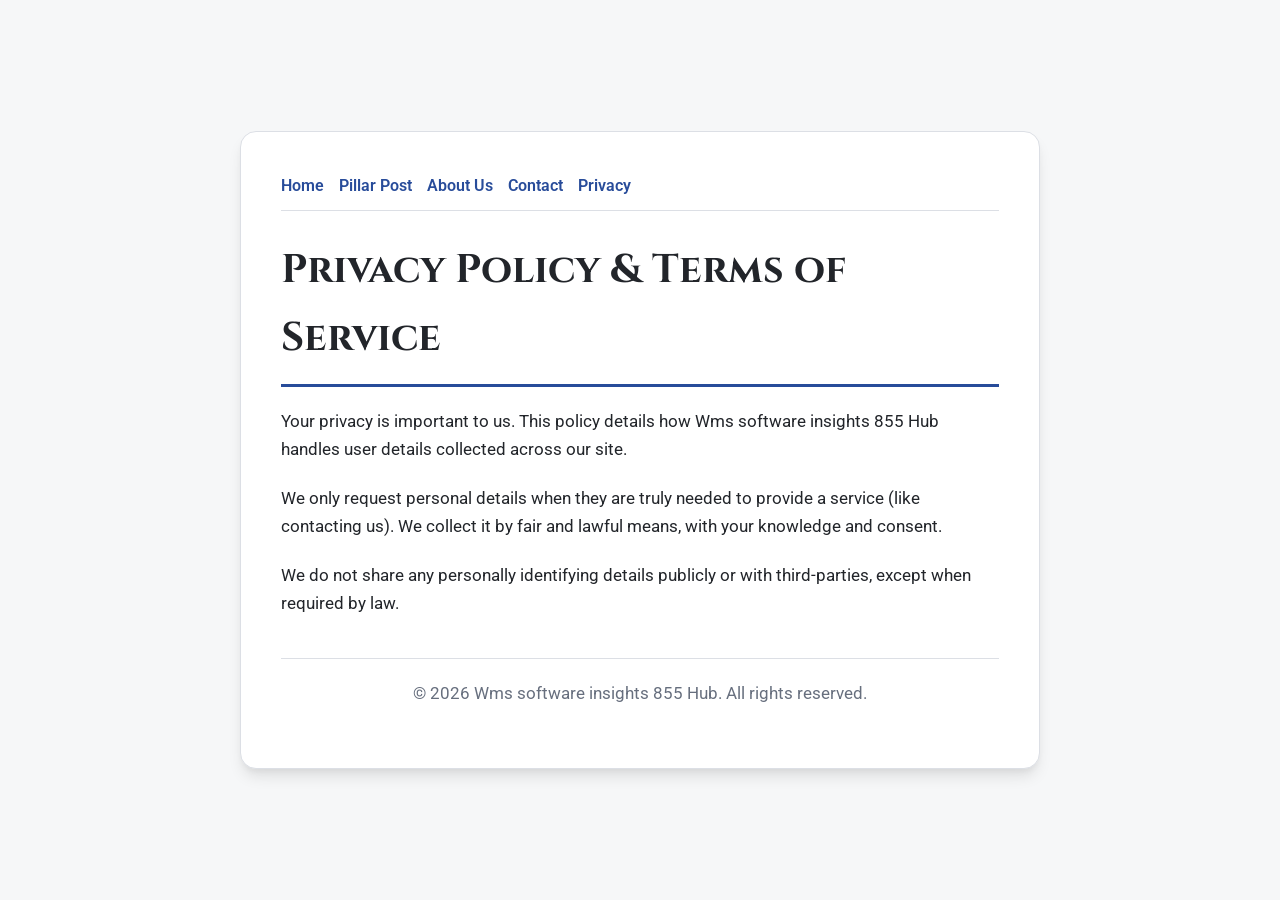
<file: privacy.html>
<!DOCTYPE html>
<html lang="en">
<head>
    <meta charset="UTF-8">
    <meta name="viewport" content="width=device-width, initial-scale=1.0">
    <title>Privacy Policy & Terms of Service - Wms software insights 855 Hub</title>
    <meta name="description" content="Your privacy is important to us. This policy details how Wms software insights 855 Hub handles user details collected across our site.">
    <meta name="geo.region" content="US-CA" />
    <meta name="geo.placename" content="San Francisco" />
    <meta name="geo.position" content="37.7749;-122.4194" />
    <meta name="ICBM" content="37.7749, -122.4194" />
    <link rel="stylesheet" href="style.css">
</head>
<body>
    
        <div class="container" style="max-width: 800px;">
            <nav style="display: flex; gap: 15px; margin-bottom: 25px; border-bottom: 1px solid var(--border-color); padding-bottom: 10px; overflow-x: auto; flex-wrap: wrap;">
            <a href="index.html">Home</a>
            <a href="innovations-in-digital-operations-and-cloud-infrastructure.html">Pillar Post</a>
            <a href="about.html">About Us</a>
            <a href="contact.html">Contact</a>
            <a href="privacy.html">Privacy</a>
        </nav>
            <h1>Privacy Policy & Terms of Service</h1>
            <p>Your privacy is important to us. This policy details how Wms software insights 855 Hub handles user details collected across our site.</p>
            <p>We only request personal details when they are truly needed to provide a service (like contacting us). We collect it by fair and lawful means, with your knowledge and consent.</p>
            <p>We do not share any personally identifying details publicly or with third-parties, except when required by law.</p>
            <footer>
                <p>&copy; 2026 Wms software insights 855 Hub. All rights reserved.</p>
            </footer>
        </div>
        
</body>
</html>
</file>
<file: style.css>
@import url('https://fonts.googleapis.com/css2?family=Cinzel:wght@700&family=Roboto:wght@400;600&display=swap');

:root {
    --bg-color: hsl(221, 15%, 97%);
    --card-bg: hsl(221, 15%, 100%);
    --text-color: hsl(221, 10%, 15%);
    --muted-text: hsl(221, 10%, 45%);
    --primary-color: hsl(221, 59%, 38%);
    --accent-color: hsl(341, 65%, 45%);
    --border-color: hsl(221, 15%, 88%);
    --border-radius: 16px;
    --shadow: 0 10px 15px -3px rgba(0, 0, 0, 0.1), 0 4px 6px -2px rgba(0, 0, 0, 0.05);
    --font-headline: 'Cinzel', sans-serif;
    --font-body: 'Roboto', sans-serif;
}

* {
    box-sizing: border-box;
    margin: 0;
    padding: 0;
}

body {
    background-color: var(--bg-color);
    color: var(--text-color);
    font-family: var(--font-body);
    line-height: 1.7;
    padding: 20px;
    display: flex;
    justify-content: center;
    min-height: 100vh;
}

a {
    color: var(--primary-color);
    text-decoration: none;
    font-weight: 600;
    transition: color 0.2s ease;
}

a:hover {
    color: var(--accent-color);
    text-decoration: underline;
}

.container {
    width: 100%;
    max-width: 900px;
    background: var(--card-bg);
    border: 1px solid var(--border-color);
    border-radius: var(--border-radius);
    padding: 40px;
    box-shadow: var(--shadow);
    margin: auto;
}

h1, h2, h3 {
    font-family: var(--font-headline);
    margin-bottom: 20px;
    color: var(--text-color);
}

h1 {
    font-size: 2.5rem;
    border-bottom: 3px solid var(--primary-color);
    padding-bottom: 12px;
}

p {
    margin-bottom: 20px;
    font-size: 1.05rem;
}

ul {
    margin-bottom: 20px;
    padding-left: 20px;
}

li {
    margin-bottom: 8px;
}

form {
    display: flex;
    flex-direction: column;
    gap: 15px;
    margin-top: 25px;
}

input, textarea, button {
    padding: 12px;
    border: 1px solid var(--border-color);
    border-radius: var(--border-radius);
    font-family: var(--font-body);
    font-size: 1rem;
    background: var(--bg-color);
    color: var(--text-color);
}

button {
    background: var(--primary-color);
    color: white;
    font-weight: 600;
    border: none;
    cursor: pointer;
    transition: background 0.2s ease;
}

button:hover {
    background: var(--accent-color);
}

footer {
    margin-top: 40px;
    border-top: 1px solid var(--border-color);
    padding-top: 20px;
    font-size: 0.9rem;
    color: var(--muted-text);
    text-align: center;
}
</file>
